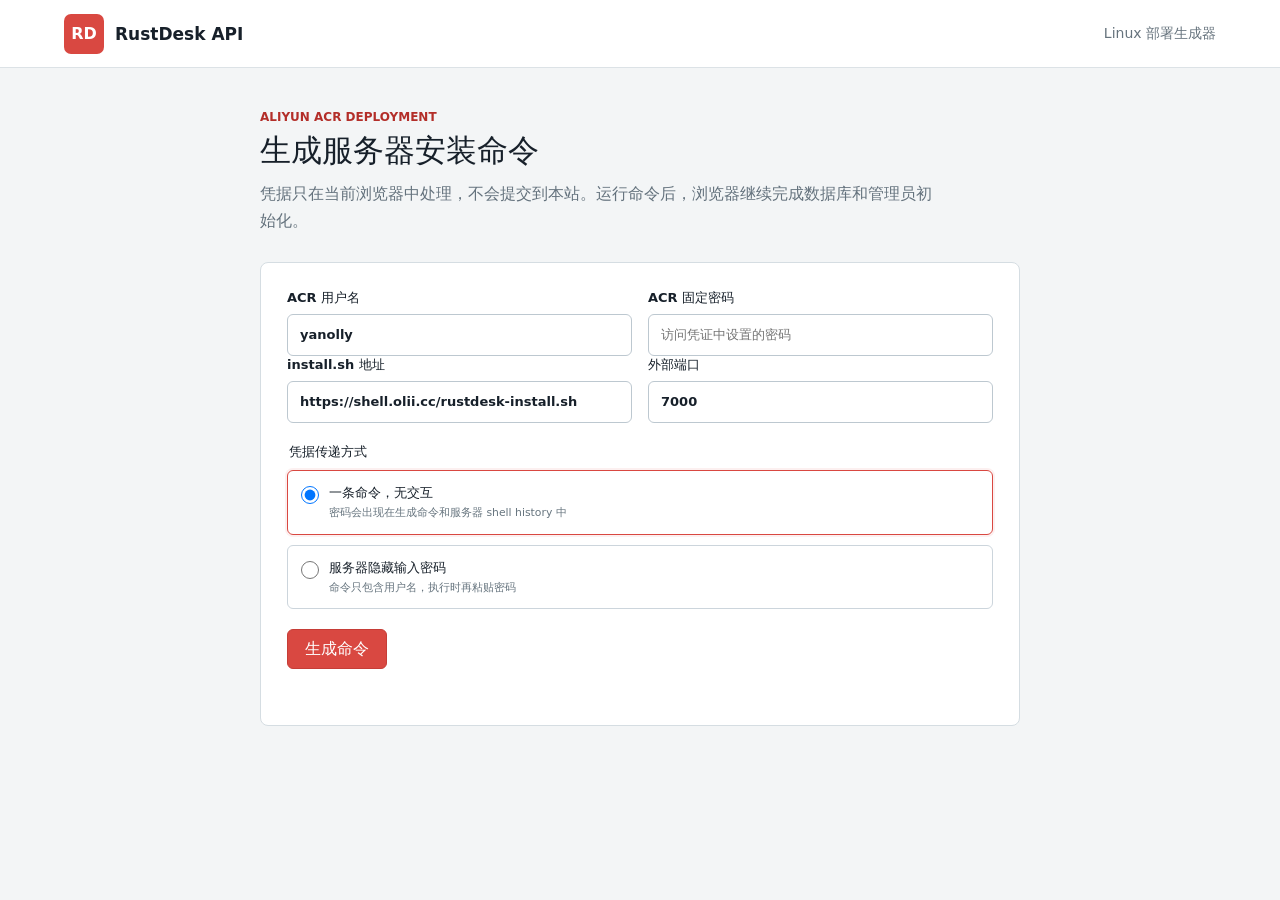
<file: installer/web/index.html>
<!doctype html>
<html lang="zh-CN">
<head>
  <meta charset="utf-8">
  <meta name="viewport" content="width=device-width,initial-scale=1">
  <title>RustDesk API 部署命令</title>
  <link rel="stylesheet" href="./style.css">
</head>
<body>
  <header class="topbar">
    <div class="brand"><span>RD</span><strong>RustDesk API</strong></div>
    <p>Linux 部署生成器</p>
  </header>
  <main>
    <section class="intro">
      <p class="eyebrow">Aliyun ACR deployment</p>
      <h1>生成服务器安装命令</h1>
      <p>凭据只在当前浏览器中处理，不会提交到本站。运行命令后，浏览器继续完成数据库和管理员初始化。</p>
    </section>
    <form id="command-form" novalidate>
      <div class="field-row">
        <label>ACR 用户名<input name="username" autocomplete="username" required maxlength="128" value="yanolly"></label>
        <label>ACR 固定密码<input name="token" type="password" autocomplete="off" required placeholder="访问凭证中设置的密码"></label>
      </div>
      <div class="field-row secondary-fields">
        <label>install.sh 地址<input name="script_url" type="url" required></label>
        <label>外部端口<input name="port" type="number" value="7000" min="1" max="65535" inputmode="numeric" required></label>
      </div>
      <fieldset>
        <legend>凭据传递方式</legend>
        <label class="option"><input type="radio" name="mode" value="embedded" checked><span><strong>一条命令，无交互</strong><small>密码会出现在生成命令和服务器 shell history 中</small></span></label>
        <label class="option"><input type="radio" name="mode" value="prompt"><span><strong>服务器隐藏输入密码</strong><small>命令只包含用户名，执行时再粘贴密码</small></span></label>
      </fieldset>
      <button type="submit">生成命令</button>
      <p id="form-error" class="error" role="alert"></p>
    </form>
    <section id="result" class="result" hidden>
      <div class="result-head"><h2>在 Linux 服务器执行</h2><button id="copy" type="button">复制</button></div>
      <pre><code id="command"></code></pre>
      <p id="history-warning" class="warning">执行成功后建议从 shell history 删除这一条命令。</p>
      <ol>
        <li>脚本从 shell.olii.cc 下载并校验 SHA-256，然后登录阿里云私有 ACR。</li>
        <li>打开命令输出的 <code>/setup</code> 地址。</li>
        <li>选择 SQLite、自动创建 MySQL 8.4，或连接已有 MySQL。</li>
      </ol>
    </section>
  </main>
  <script src="./app.js"></script>
</body>
</html>
</file>
<file: installer/web/style.css>
:root{font-family:Inter,ui-sans-serif,system-ui,-apple-system,BlinkMacSystemFont,"Segoe UI",sans-serif;color:#17202a;background:#f3f5f6;font-synthesis:none}*{box-sizing:border-box}body{margin:0;min-width:320px}button,input{font:inherit;letter-spacing:0}.topbar{min-height:68px;padding:12px clamp(18px,5vw,64px);display:flex;align-items:center;justify-content:space-between;border-bottom:1px solid #dce2e6;background:#fff}.topbar p{margin:0;color:#66737d;font-size:14px}.brand{display:flex;align-items:center;gap:11px}.brand span{display:grid;place-items:center;width:40px;height:40px;border-radius:7px;background:#d94841;color:#fff;font-weight:800}.brand strong{font-size:17px}main{width:min(760px,calc(100% - 32px));margin:42px auto 64px}.intro{margin-bottom:28px}.eyebrow{margin:0 0 8px;color:#b32e29;font-size:12px;font-weight:800;text-transform:uppercase}.intro h1{margin:0;font-size:31px;line-height:1.2;letter-spacing:0}.intro>p:last-child{max-width:680px;margin:12px 0 0;color:#64727d;line-height:1.65}form{padding:26px;border:1px solid #d5dde2;border-radius:8px;background:#fff}.field-row{display:grid;grid-template-columns:1fr 1fr;gap:16px}label,legend{font-size:13px;font-weight:700}label>input{display:block;width:100%;height:42px;margin-top:7px;padding:0 12px;border:1px solid #bdc8d0;border-radius:6px;color:#17202a;background:#fff}input:focus{outline:3px solid rgba(23,107,135,.18);border-color:#176b87}form>label{display:block;margin-top:17px}fieldset{display:grid;gap:10px;margin:20px 0;padding:0;border:0}legend{margin-bottom:9px}.option{display:flex;align-items:flex-start;gap:10px;padding:13px;border:1px solid #ccd5dc;border-radius:6px;cursor:pointer}.option:has(input:checked){border-color:#d94841;box-shadow:0 0 0 2px rgba(217,72,65,.08)}.option input{width:18px;height:18px;margin:2px 0 0}.option span,.option strong,.option small{display:block}.option small{margin-top:3px;color:#67757f;font-weight:400;line-height:1.45}button{min-height:40px;padding:0 17px;border:1px solid #c63d37;border-radius:6px;background:#d94841;color:#fff;cursor:pointer;font-weight:750}button:focus-visible{outline:3px solid rgba(23,107,135,.25);outline-offset:2px}.error{min-height:20px;margin:10px 0 0;color:#b42318;font-weight:700}.result{margin-top:22px;padding:24px;border:1px solid #d5dde2;border-radius:8px;background:#fff}.result-head{display:flex;align-items:center;justify-content:space-between;gap:16px}.result h2{margin:0;font-size:19px}.result button{border-color:#176b87;background:#176b87}pre{margin:16px 0 12px;padding:16px;overflow:auto;border-radius:6px;background:#17202a;color:#f7f9fa;line-height:1.55;white-space:pre-wrap;overflow-wrap:anywhere}.warning{padding:11px 13px;border-left:3px solid #b7791f;background:#fff8e6;color:#694b16}.result ol{margin:18px 0 0;padding-left:22px;color:#4e5c66;line-height:1.8}.result code{font-size:13px}@media(max-width:620px){.topbar{align-items:flex-start;flex-direction:column;gap:8px}.topbar p{padding-left:51px}main{margin-top:28px}.intro h1{font-size:26px}.field-row{grid-template-columns:1fr}form,.result{padding:18px}.result-head{align-items:flex-start;flex-direction:column}.result-head button{width:100%}}
</file>
